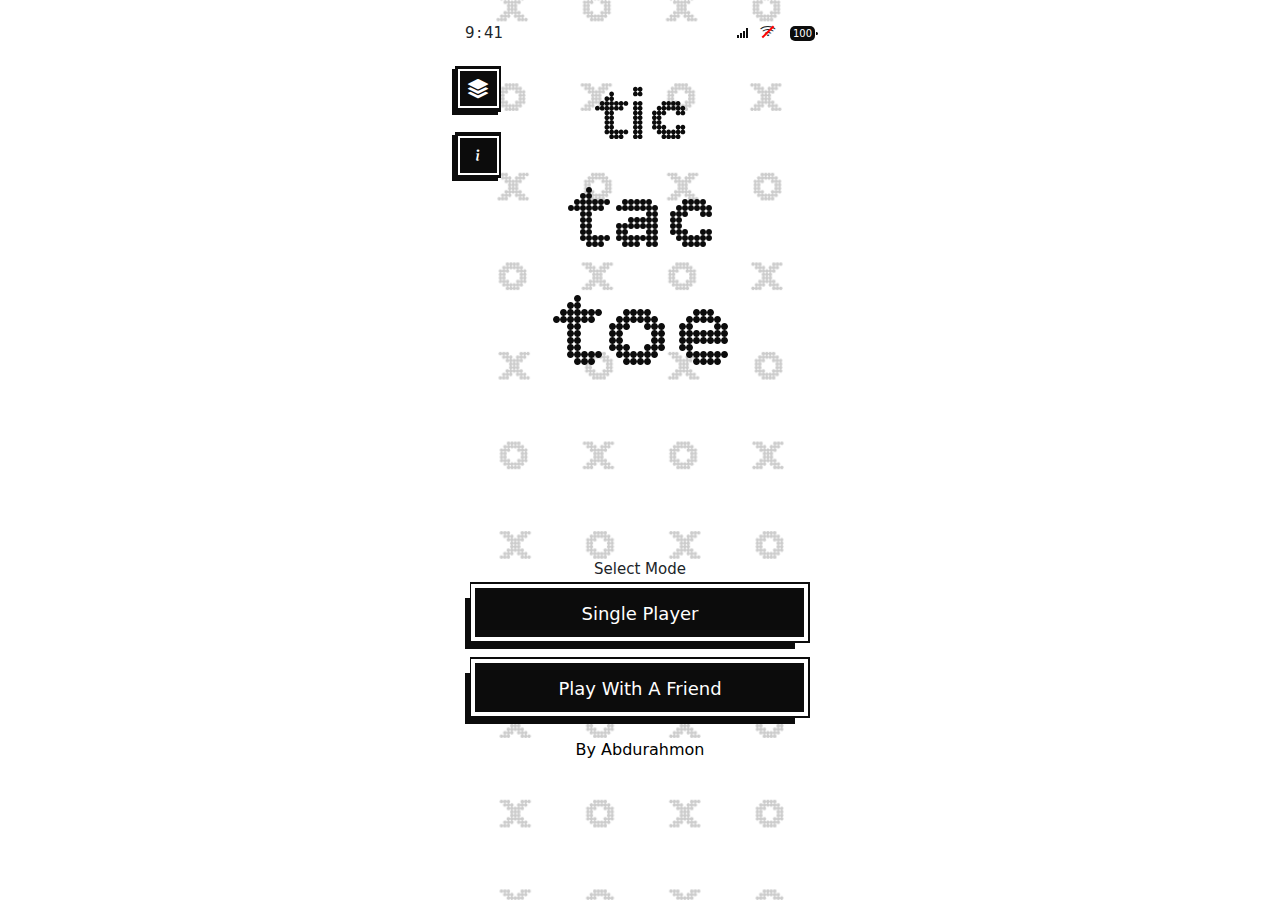
<file: index.html>
<!DOCTYPE html>
<html lang="en">

<head>
  <meta charset="UTF-8" />
  <meta name="viewport" content="width=device-width, initial-scale=1.0" />
  <title>Tic Tac Toe By Abdurahmon</title>
  <link rel="preconnect" href="https://fonts.googleapis.com" />
  <link rel="preconnect" href="https://fonts.gstatic.com" crossorigin />
  <link
    href="https://fonts.googleapis.com/css2?family=Edu+AU+VIC+WA+NT+Dots:wght@400..700&family=Londrina+Sketch&family=Poppins:ital,wght@0,100;0,200;0,300;0,400;0,500;0,600;0,700;0,800;0,900;1,100;1,200;1,300;1,400;1,500;1,600;1,700;1,800;1,900&display=swap"
    rel="stylesheet" />
  <link href="https://cdn.jsdelivr.net/npm/bootstrap@5.3.3/dist/css/bootstrap.min.css" rel="stylesheet"
    integrity="sha384-QWTKZyjpPEjISv5WaRU9OFeRpok6YctnYmDr5pNlyT2bRjXh0JMhjY6hW+ALEwIH" crossorigin="anonymous" />
  <link rel="stylesheet" href="https://cdn.jsdelivr.net/npm/bootstrap-icons@1.11.3/font/bootstrap-icons.min.css" />
  <link rel="stylesheet" href="./style.css" />
  <link rel="stylesheet" href="./styles/connections.css" />
</head>

<body>
  <div class="header">
    <div class="header__wrapper">
      <div class="header__top d-flex justify-content-between align-items-center">
        <div class="header__top-time">
          <span class="hours">9</span> <span class="align-middle">:</span>
          <span class="minutes">41</span>
        </div>
        <div class="header__top-connections d-flex align-items-center gap-1">
          <div class="header__top-internet-connection d-flex">
            <div class="connection line mt-auto line1"></div>
            <div class="connection line mt-auto line2"></div>
            <div class="connection line mt-auto line3"></div>
            <div class="connection line mt-auto line4"></div>
          </div>
          <div class="header__top-wifi-wrapper position-relative w-100 h-100 z-3 ms-2">
            <div class="header__top-wifi">
              <i class="bi bi-wifi"></i>
            </div>
            <div class="through-wifi"></div>
          </div>
          <div class="battery__wrapper">
            <div class="battery__content position-relative">
              <span class="battery__percentage align-middle m-auto"></span>
            </div>
          </div>
        </div>
      </div>
      <div class="header__body position-relative">
        <div class="header__body-links position-absolute top-0 start-0">
          <div class="header__body-link">
            <i class="bi bi-stack"></i>
          </div>
          <div class="header__body-link2">
            <i class="bi bi-info"></i>
          </div>
        </div>
        <div class="header__body-content">
          <div class="d-flex justify-content-center flex-column align-items-center gap-5">
            <div class="header__body-content-img">
              <img class="header__body-first-img" src="./images/tic.svg" alt="" />
            </div>
            <div class="header__body-content-img">
              <img src="./images/tac.svg" alt="" />
            </div>
            <div class="header__body-content-img">
              <img src="./images/toe.svg" alt="" />
            </div>
          </div>
        </div>
      </div>
      <div class="header__footer">
        <h5 class="header__footer-title">Select Mode</h5>
        <div class="header__footer-btns">
          <div class="header__footer-btn">
            <button class="custom-btn" type="button" onclick="showSinglePlayer()">
              Single Player
            </button>
          </div>
          <div class="header__footer-btn">
            <button class="custom-btn" type="button" onclick="showPlayWithFriend()">
              Play With A Friend
            </button>
          </div>
        </div>
        <a class="text-decoration-none text-black" href="https://t.me/abdurhamonMirmaxsudov">By Abdurahmon</a>
      </div>
    </div>
  </div>
</body>
<script src="./index.js"></script>
<script src="./js/timer.js"></script>
<script src="./js/connections.js"></script>

</html>
</file>
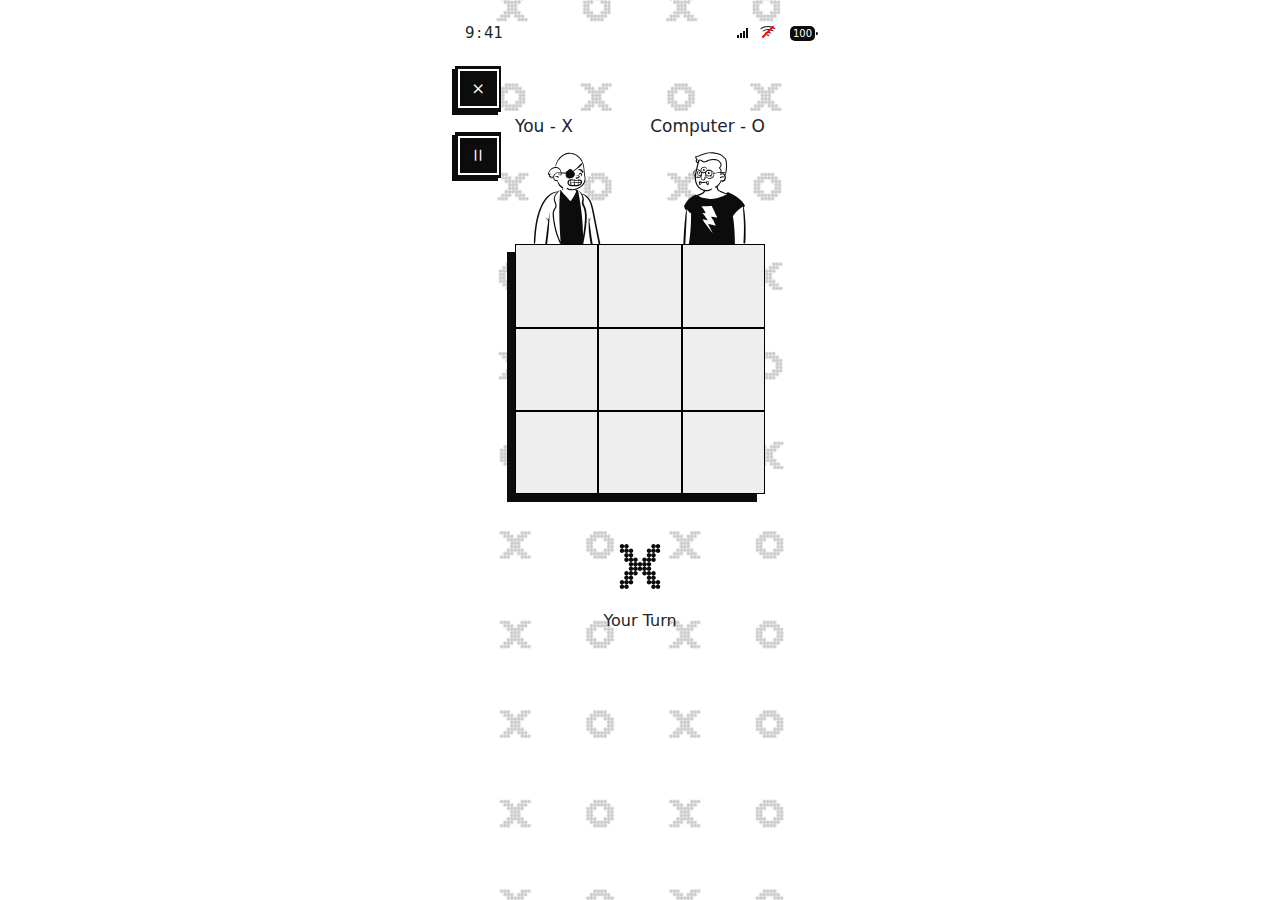
<file: pages/playingWithComp.html>
<!DOCTYPE html>
<html lang="en">

<head>
  <meta charset="UTF-8" />
  <meta name="viewport" content="width=device-width, initial-scale=1.0" />
  <link rel="preconnect" href="https://fonts.googleapis.com" />
  <link rel="preconnect" href="https://fonts.gstatic.com" crossorigin />
  <link
    href="https://fonts.googleapis.com/css2?family=Edu+AU+VIC+WA+NT+Dots:wght@400..700&family=Londrina+Sketch&family=Poppins:ital,wght@0,100;0,200;0,300;0,400;0,500;0,600;0,700;0,800;0,900;1,100;1,200;1,300;1,400;1,500;1,600;1,700;1,800;1,900&display=swap"
    rel="stylesheet" />
  <link href="https://cdn.jsdelivr.net/npm/bootstrap@5.3.3/dist/css/bootstrap.min.css" rel="stylesheet"
    integrity="sha384-QWTKZyjpPEjISv5WaRU9OFeRpok6YctnYmDr5pNlyT2bRjXh0JMhjY6hW+ALEwIH" crossorigin="anonymous" />
  <link rel="stylesheet" href="https://cdn.jsdelivr.net/npm/bootstrap-icons@1.11.3/font/bootstrap-icons.min.css" />
  <link rel="stylesheet" href="../style.css" />
  <link rel="stylesheet" href="../styles/playingWithComp.css" />
  <link rel="stylesheet" href="../styles/connections.css" />
  <title>Playing With Computer</title>
</head>

<body>
  <div class="header">
    <div class="header__wrapper">
      <div class="header__top d-flex justify-content-between align-items-center">
        <div class="header__top-time">
          <span class="hours">9</span> <span class="align-middle">:</span>
          <span class="minutes">41</span>
        </div>
        <div class="header__top-connections d-flex align-items-center gap-1">
          <div class="header__top-internet-connection d-flex">
            <div class="connection line mt-auto line1"></div>
            <div class="connection line mt-auto line2"></div>
            <div class="connection line mt-auto line3"></div>
            <div class="connection line mt-auto line4"></div>
          </div>
          <div class="header__top-wifi-wrapper position-relative w-100 h-100 z-3 ms-2">
            <div class="header__top-wifi">
              <i class="bi bi-wifi"></i>
            </div>
            <div class="through-wifi"></div>
          </div>
          <div class="battery__wrapper">
            <div class="battery__content position-relative">
              <span class="battery__percentage align-middle m-auto"></span>
            </div>
          </div>
        </div>
      </div>
      <div class="header__body-playing position-relative">
        <div class="header__body-links position-absolute top-0 start-0">
          <div class="header__body-link back-icon">
            <i class="bi bi-x"></i>
          </div>
          <div class="header__body-link2 pause-icon">
            <i class="bi bi-pause"></i>
            <!-- <i class="bi bi-caret-right"></i> -->
          </div>
        </div>
        <div class="header__body-content">
          <div class="header__body-content-top">
            <h5 class="header__body-title">You - X</h5>
            <h5 class="header__body-title">Computer - O</h5>
          </div>
          <div class="header__body-content-body d-flex justify-content-between align-items-center flex-column">
            <div class="header__body-content-body-img-wrapper d-flex justify-content-between">
              <img src="../images/Illustrationsleft.svg"
                class="header__body-content-body-img header__body-content-body-img1" alt="img" />
              <img src="../images/Illustrationsright.svg"
                class="header__body-content-body-img header__body-content-body-img2" alt="img" />
            </div>
            <div class="tic-tac-toe-wrapper">
              <div class="tic-tac-toe">
                <div class="tic-tac-toe-item" data-used="NONE" data-target-id="item-1"></div>
                <div class="tic-tac-toe-item" data-used="NONE" data-target-id="item-2"></div>
                <div class="tic-tac-toe-item" data-used="NONE" data-target-id="item-3"></div>
                <div class="tic-tac-toe-item" data-used="NONE" data-target-id="item-4"></div>
                <div class="tic-tac-toe-item" data-used="NONE" data-target-id="item-5"></div>
                <div class="tic-tac-toe-item" data-used="NONE" data-target-id="item-6"></div>
                <div class="tic-tac-toe-item" data-used="NONE" data-target-id="item-7"></div>
                <div class="tic-tac-toe-item" data-used="NONE" data-target-id="item-8"></div>
                <div class="tic-tac-toe-item" data-used="NONE" data-target-id="item-9"></div>
              </div>
            </div>
          </div>
        </div>
      </div>
      <div class="header__footer-playing d-flex justify-content-center align-items-center">
        <div class="header__footer-wrapper d-flex justify-content-center align-items-center flex-column">
          <img class="header__footer-img" src="../images/X.svg" alt="img" />
          <p class="header__footer-text">Your Turn</p>
        </div>
      </div>
    </div>
  </div>
  <div class="pause-modal d-none">
    <div class="pause-modal__wrapper">
      <div class="pause-modal__content">
        <img src="../images/Game Paused.svg" alt="img" />
        <div class="pause-modal__content-btns mt-3 d-flex justify-content-center align-items-center gap-3">
          <div class="pause-modal__content-btn">
            <div class="custom-btn-resume resume-btn btn">
              <i class="bi bi-caret-right"></i>
            </div>
          </div>
          <div class="pause-modal__content-btn">
            <div class="custom-btn-exit back-btn btn">
              <i class="bi bi-x"></i>
            </div>
          </div>
        </div>
      </div>
    </div>
  </div>
  <div class="overlay-pause d-none"></div>
</body>
<script src="../index.js"></script>
<script src="../js/timer.js"></script>
<script src="../js/connections.js"></script>
<script src="../js/playingWithAi.js"></script>

</html>
</file>
<file: style.css>
* {
  margin: 0;
  padding: 0;
  box-sizing: border-box;
  -webkit-user-select: none;
  user-select: none;
}

.dot-font {
  font-family: "Edu AU VIC WA NT Dots", cursive;
}

.header {
  width: 100%;
  height: 100vh;
  display: flex;
  justify-content: center;
  align-items: center;
}

.header__wrapper {
  background-image: url("./images/bg.png");
  background-repeat: no-repeat;
  background-position: center;
  background-size: cover;
  height: 100vh;
  width: 390px;
  padding: 10px;
}

.header__body {
  height: 55%;
}

.header__body-link,
.header__body-link2 {
  padding: 3px;
  background-color: #0c0c0c;
  box-shadow: -3px 3px 0px 0px #0c0c0c;
}

.header__body-link::before {
  content: "";
  position: absolute;
  background-color: #fff;
  top: 0;
  left: 0;
  width: 90%;
  height: 35%;
  transform: translate(3px, 3px);
  border: 2px solid #fff;
  background-color: transparent;
  z-index: 3;
}

.header__body-link2::after {
  content: "";
  position: absolute;
  bottom: 0;
  left: 0;
  width: 90%;
  height: 35%;
  border: 2px solid #fff;
  transform: translate(3px, -3px);
  background-color: transparent;
  z-index: 2;
}

.header__body-link:first-child {
  margin-bottom: 20px;
}

.header__body-link i,
.header__body-link2 i {
  font-size: 20px;
  border-radius: 50%;
  color: #fff;
  display: flex;
  justify-content: center;
  align-items: center;
  margin: 10px;
  cursor: pointer;
}

.header__body-first-img {
  margin-top: 20px;
}

.header__footer {
  display: flex;
  flex-direction: column;
  align-items: center;
  height: auto;
}

.header__footer-title {
  margin: 10px;
  font-size: 15px;
  text-align: center;
}

.custom-btn {
  padding: 12px 0;
  width: 330px;
  background-color: #0c0c0c;
  border: none !important;
  color: #fff;
  font-size: 18px;
  position: relative;
  box-shadow: -10px 10px 0px 0px #0c0c0c;
  outline: none;
  border-radius: 0;
  z-index: 1;
}

.custom-btn::after {
  content: "";
  position: absolute;
  background-color: #fff;
  top: 0;
  left: 0;
  width: 103%;
  height: 120%;
  transform: translate(-10px, -11px);
  border: 2px solid #0c0c0c;
  margin: 5px;
  background-color: transparent;
  z-index: 2;
}

.custom-btn::before {
  content: "";
  position: absolute;
  background-color: #fff;
  top: 0;
  left: 0;
  width: 102%;
  height: 112%;
  transform: translate(-4px, -4px);
  border: 4px solid #fff;
  background-color: transparent;
  z-index: 3;
}

.custom-btn:first-child {
  margin-bottom: 24px;
}

.btn:hover {
  background-color: #0c0c0c;
  color: #fff;
}
</file>
<file: styles/connections.css>
.header__top {
  height: auto;
  margin: 10px;
  margin-bottom: 20px;
}

.header__top-time {
  display: flex;
  flex-direction: row;
  gap: 2px;
  align-items: center;
}

.hours,
.minutes {
  font-size: 15px;
}

.connection.line {
  background-color: #0c0c0c;
  width: 2px;
}

.header__top-internet-connection {
  gap: 1px;
}

.line1 {
  height: 3px;
}
.line2 {
  height: 5px;
}
.line3 {
  height: 7px;
}
.line4 {
  height: 10px;
}

.header__top-wifi-wrapper {
  width: 26px !important;
  height: 26px !important;
  z-index: -1 !important;
}

.through-wifi {
  width: 60%;
  height: 2px;
  transform: rotate(-45deg);
  background-color: red;
  position: absolute;
  z-index: 100;
  bottom: 13px;
  left: 0px;
}

.battery__wrapper {
  width: 25px;
  height: 15px;
  background-color: #0c0c0c;
  border-radius: 5px;
}

.battery__content {
  display: flex;
  justify-content: center;
  align-items: center;
}

.battery__content::after {
  content: "";
  width: 2px;
  height: 3px;
  background-color: #0c0c0c;
  position: absolute;
  right: -3px;
  border-top-right-radius: 10px;
  border-bottom-right-radius: 10px;
}

.battery__percentage {
  font-size: 10px;
  color: #fff;
}
</file>
<file: styles/playingWithComp.css>
* {
  -webkit-user-select: none !important;
  user-select: none !important;
}

.header__body-content {
  padding-top: 50px;
}

.header__body-content-top {
  display: flex;
  justify-content: space-between;
  align-items: center;
  width: 250px;
  margin: 0 auto;
}

.header__body-title {
  font-size: 17px;
}

.header__body-content-body-img-wrapper {
  width: 250px;
}

.header__body-content-body-img {
  position: relative;
  top: 4px;
  z-index: 1;
}

.tic-tac-toe-wrapper {
  display: flex;
  justify-content: center;
  align-items: center;
  position: relative;
  z-index: 10;
}

.tic-tac-toe {
  display: grid;
  grid-template-columns: repeat(3, 1fr);
  grid-template-rows: repeat(3, 1fr);
  width: 250px;
  height: 250px;
  background-color: #eee;
  box-shadow: -8px 8px 0px 0px #0c0c0c;
}

.tic-tac-toe-item {
  display: flex;
  justify-content: center;
  align-items: center;
  width: 100%;
  height: 100%;
  border: 1px solid black;
}

.header__footer-playing {
  padding-top: 50px;
}

.header__footer-img {
  margin-bottom: 20px;
}

.pause-modal {
  margin: 0 auto;
  width: 100%;
  text-align: center;
  height: 100vh;
  position: fixed;
  z-index: 9999;
  top: 0;
  left: 0;
  display: flex;
  justify-content: center;
  align-items: center;
}

.pause-modal__wrapper {
  height: 100vh;
  width: 390px;
  padding: 10px;
  top: 0;
  left: 0;
  width: 100%;
  height: 100vh;
  justify-content: center;
  align-items: center;
  z-index: 100;
  margin-top: 400px;
}

.overlay-pause {
  position: fixed;
  top: 0;
  left: 0;
  width: 100%;
  height: 100vh;
  background-color: rgba(255, 255, 255, 0.629);
  z-index: 99;
  -webkit-backdrop-filter: blur(5px);
  backdrop-filter: blur(5px);
}

.header__body-link:active {
  position: relative;
  top: 3px;
  left: 3px;
}

.header__body-link:active::before {
  content: "";
  position: absolute;
  /* top: 0;
    left: 0; */
  width: 90%;
  height: 90%;
}

.custom-btn-exit,
.custom-btn-resume {
  background-color: #0c0c0c;
  color: #fff;
  font-size: 18px;
  position: relative;
  box-shadow: -3px 3px 0px 0px #0c0c0c;
  outline: none;
  border-radius: 0;
  z-index: 1;
  padding: 6px 10px;
  transition: all 0.2s;
}

.custom-btn-exit i,
.custom-btn-resume i {
  font-size: 20px;
}

.custom-btn-exit:after,
.custom-btn-resume:after {
  content: "";
  position: absolute;
  top: 0;
  left: 0;
  width: 100%;
  height: 100%;
  border: 1px solid #fff;
  border-radius: 0;
}

.custom-btn-exit:active,
.custom-btn-resume:active {
  top: 3px;
  left: 3px;
}

.smooth-transition-turn {
  animation-name: smooth-turn;
  animation-duration: 0.5s;
  animation-iteration-count: 1;
  animation-fill-mode: forwards;
  animation-timing-function: linear;
}

@keyframes smooth-turn {
  0% {
    transform: translate(11px, -50px) rotate(45deg) scale(0.1)
      skew(10deg, 10deg) rotateZ(-45deg);
  }
  100% {
    transform: translate(0, 0) rotate(0deg) scale(1) skew(0deg, 0deg);
  }
}
</file>
